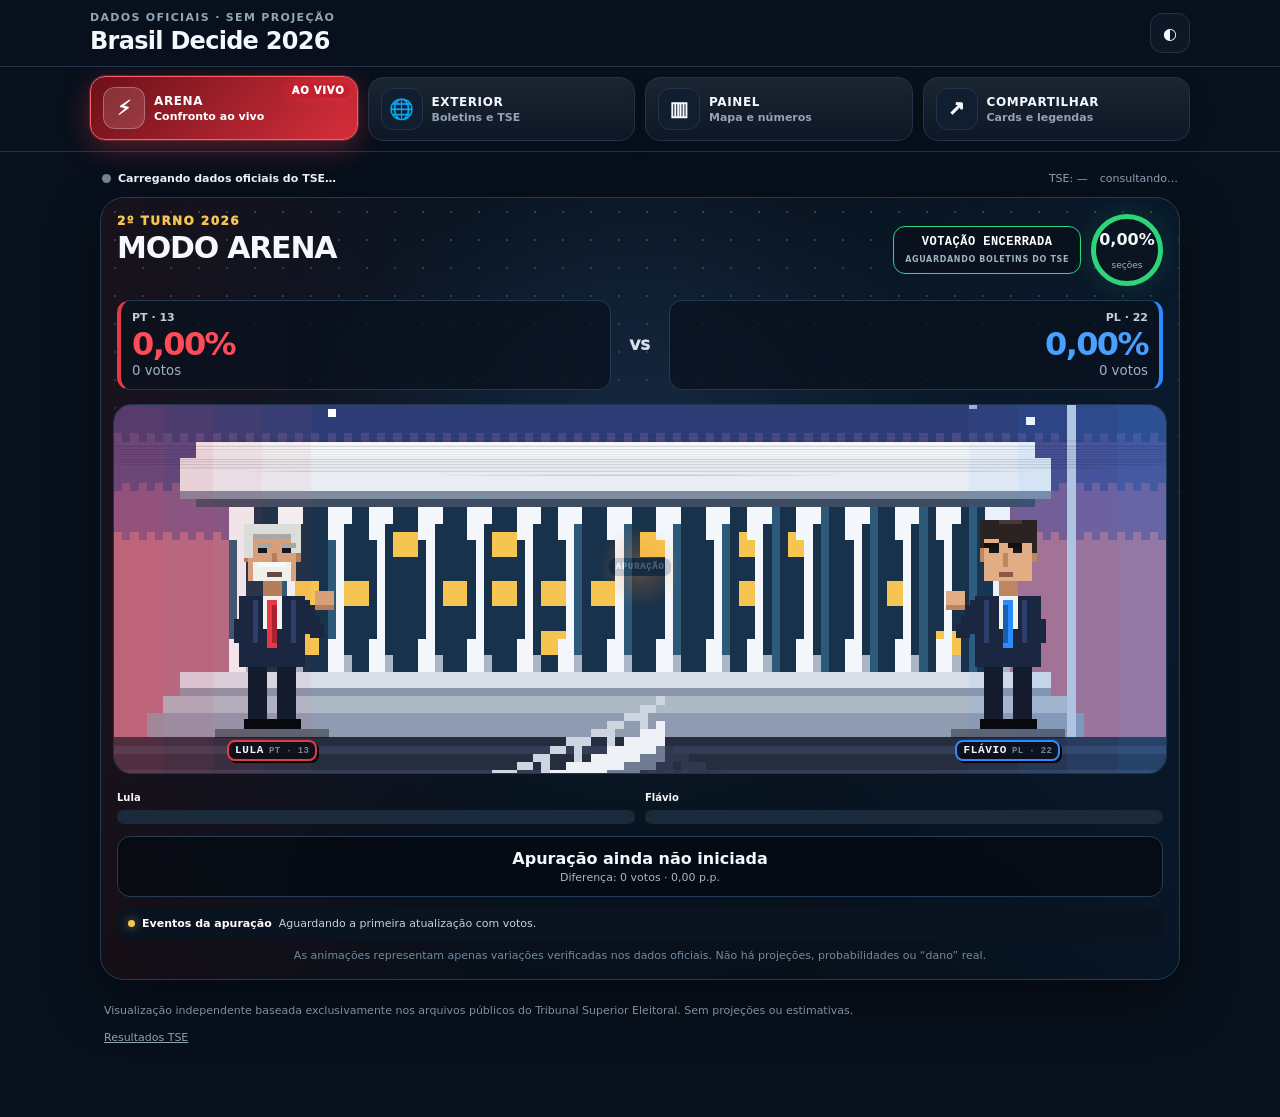
<file: painel-tse-2turno-2026/index.html>
<!doctype html>
<html lang="pt-BR">
<head>
  <meta charset="utf-8">
  <meta http-equiv="Cache-Control" content="no-cache, no-store, must-revalidate">
  <meta http-equiv="Pragma" content="no-cache">
  <meta http-equiv="Expires" content="0">
  <meta name="viewport" content="width=device-width,initial-scale=1,viewport-fit=cover">
  <meta name="theme-color" content="#07101c">
  <title>Brasil Decide 2026 — 2º Turno</title>
  <meta name="description" content="Painel independente de apuração do 2º turno presidencial de 2026 com dados oficiais do TSE, mapa por UF, evolução, regiões e Modo Arena.">

<style>:root{color-scheme:dark;--bg:#07101c;--surface:#0d1725;--surface2:#111e2f;--text:#f4f7fb;--muted:#93a4b7;--border:#22344a;--red:#e63946;--red2:#8c2029;--blue:#2b8cff;--blue2:#145ca8;--green:#2ed47a;--yellow:#f5c451;--shadow:0 14px 40px rgba(0,0,0,.28);--mapempty:#263548}
html[data-theme="light"]{color-scheme:light;--bg:#f4f6f9;--surface:#fff;--surface2:#f7f9fc;--text:#17202a;--muted:#667085;--border:#dfe5ec;--shadow:0 10px 30px rgba(16,24,40,.08);--mapempty:#e6eaf0}
*{box-sizing:border-box}body{margin:0;background:var(--bg);color:var(--text);font-family:Inter,system-ui,-apple-system,"Segoe UI",Roboto,Arial,sans-serif;font-variant-numeric:tabular-nums}button,textarea{font:inherit}.hidden{display:none!important}.topbar{position:sticky;top:0;z-index:30;display:flex;align-items:center;justify-content:space-between;padding:11px max(14px,calc((100vw - 1100px)/2));background:color-mix(in srgb,var(--bg) 88%,transparent);backdrop-filter:blur(14px);border-bottom:1px solid var(--border)}.topbar h1{margin:0;font-size:24px;letter-spacing:-.03em}.eyebrow{margin:0 0 3px;color:var(--muted);font-size:10px;font-weight:900;letter-spacing:.12em}.icon-btn,.mode-btn,.segmented,.text-btn,.copy-btn{border:1px solid var(--border);background:var(--surface);color:var(--text);cursor:pointer}.icon-btn{width:40px;height:40px;border-radius:12px}.mode-nav{position:sticky;top:63px;z-index:25;display:flex;gap:6px;justify-content:center;padding:8px;background:color-mix(in srgb,var(--bg) 92%,transparent);backdrop-filter:blur(12px);border-bottom:1px solid var(--border)}.mode-btn{padding:8px 14px;border-radius:999px;font-size:12px;font-weight:800}.mode-btn.active{background:linear-gradient(135deg,#d62f3a,#93212b);border-color:#ec4b56;color:#fff;box-shadow:0 0 22px rgba(230,57,70,.3)}.container{width:min(1100px,100%);margin:auto;padding:12px 10px 48px}.view{display:none}.view.active{display:block}.status-strip{display:flex;justify-content:space-between;gap:8px 16px;flex-wrap:wrap;margin:2px 2px 12px;color:var(--muted);font-size:11px}.status-strip>div:first-child{display:flex;align-items:center;gap:7px;color:var(--text)}.status-meta{display:flex;gap:12px;flex-wrap:wrap}.status-dot{width:9px;height:9px;border-radius:50%;background:#768497}.status-dot.live{background:var(--green);box-shadow:0 0 0 4px rgba(46,212,122,.13)}.status-dot.error{background:var(--red)}.warning{margin-bottom:12px;padding:10px 12px;border:1px solid #6a5421;border-radius:12px;background:#2d2615;color:#ffd878;font-size:11px}
/* ARENA */
.arena-shell{position:relative;overflow:hidden;min-height:680px;padding:16px;border:1px solid #223b58;border-radius:24px;background:radial-gradient(circle at 50% 35%,#172b45 0,#091421 45%,#050b12 100%);box-shadow:0 20px 55px rgba(0,0,0,.38)}.arena-shell:before{content:"";position:absolute;inset:0;background:linear-gradient(90deg,rgba(230,57,70,.08),transparent 35%,transparent 65%,rgba(43,140,255,.08));pointer-events:none}.arena-stars{position:absolute;inset:0;opacity:.18;background-image:radial-gradient(circle,#fff 1px,transparent 1px);background-size:28px 28px;mask-image:linear-gradient(#000,transparent 75%)}.arena-header,.versus-score,.arena-bars,.arena-callout,.combat-log,.arena-disclaimer{position:relative;z-index:2}.arena-header{display:flex;align-items:flex-start;justify-content:space-between}.arena-kicker{margin:0;color:var(--yellow);font-weight:950;letter-spacing:.12em;font-size:12px}.arena-header h2{margin:2px 0 0;font-size:30px;letter-spacing:-.04em;text-transform:uppercase}.round-badge{display:grid;place-items:center;width:72px;height:72px;border-radius:50%;border:5px solid var(--green);background:#0a1521;box-shadow:0 0 30px rgba(46,212,122,.16)}.round-badge strong{font-size:16px}.round-badge span{margin-top:-10px;color:#9fb0c3;font-size:9px}.arena-head-right{display:flex;align-items:center;gap:10px}.countdown-box{min-width:132px;padding:9px 11px;border:1px solid #38506b;border-radius:12px;background:#08111d;text-align:center;box-shadow:inset 0 0 0 1px rgba(255,255,255,.02)}.countdown-box strong{display:block;font:900 22px/1 ui-monospace,SFMono-Regular,Menlo,Consolas,monospace;letter-spacing:.04em;color:#f5c451}.countdown-box span{display:block;margin-top:5px;color:#9fb0c3;font-size:8px;font-weight:800;letter-spacing:.08em;text-transform:uppercase}.countdown-box.urgent{border-color:#f5c451;animation:countdownPulse 1s ease-in-out infinite}.countdown-box.ended strong{font-size:12px;line-height:1.15;color:#fff}.countdown-box.ended{border-color:#2ed47a}.countdown-box.live strong{font-size:12px;line-height:1.15;color:#2ed47a}@keyframes countdownPulse{0%,100%{box-shadow:0 0 0 rgba(245,196,81,0)}50%{box-shadow:0 0 18px rgba(245,196,81,.35)}}@media(max-width:520px){.arena-header{gap:8px}.arena-head-right{gap:6px}.countdown-box{min-width:104px;padding:8px}.countdown-box strong{font-size:17px}.countdown-box span{font-size:7px}.round-badge{width:62px;height:62px}.round-badge strong{font-size:13px}}.versus-score{display:grid;grid-template-columns:1fr 42px 1fr;align-items:center;gap:8px;margin:14px 0}.fighter-score{padding:10px 11px;border-radius:13px;background:rgba(8,17,29,.75);border:1px solid #223750}.fighter-score strong{display:block;font-size:32px;line-height:1;letter-spacing:-.05em}.fighter-score small{color:#9eb0c4}.fighter-score-lula{border-left:4px solid var(--red)}.fighter-score-lula strong{color:#ff4b58}.fighter-score-flavio{border-right:4px solid var(--blue);text-align:right}.fighter-score-flavio strong{color:#49a0ff}.party{display:block;margin-bottom:4px;color:#c3cfdb;font-size:10px;font-weight:800}.vs{text-align:center;color:#d8e1ea;font-size:14px;font-weight:950}.arena-stage{position:relative;height:330px;margin:6px -4px 12px;overflow:hidden;border-radius:18px;background:linear-gradient(#08101a 0 52%,#121923 52% 54%,#08101a 54%);border:1px solid #1f344d}.arena-stage:after{content:"";position:absolute;left:10%;right:10%;bottom:18px;height:80px;border-radius:50%;background:radial-gradient(ellipse,rgba(255,255,255,.12),transparent 70%);transform:perspective(80px) rotateX(65deg)}.stage-light{position:absolute;top:-60px;width:50%;height:300px;filter:blur(22px);opacity:.45}.red-light{left:-12%;background:conic-gradient(from 70deg,transparent,var(--red),transparent 60%)}.blue-light{right:-12%;background:conic-gradient(from -70deg,transparent,var(--blue),transparent 60%)}.fighter{position:absolute;bottom:38px;width:42%;height:245px;display:flex;flex-direction:column;align-items:center;justify-content:center;transition:transform .32s ease,filter .32s ease;z-index:3}.fighter-left{left:1%}.fighter-right{right:1%}.fighter-avatar{display:grid;place-items:center;width:116px;height:116px;border-radius:48% 48% 44% 44%;background:linear-gradient(160deg,#f0c9a7,#aa7056);color:#17202a;font-size:38px;font-weight:950;border:5px solid #e9eef5;box-shadow:0 15px 35px rgba(0,0,0,.35)}.fighter-left .fighter-avatar{outline:5px solid rgba(230,57,70,.38)}.fighter-right .fighter-avatar{outline:5px solid rgba(43,140,255,.38)}.fighter-name{margin-top:12px;padding:5px 10px;border-radius:8px;background:#08111d;font-weight:950;letter-spacing:.09em}.stance{display:flex;gap:36px;margin-top:-4px;font-size:38px}.fist{filter:drop-shadow(0 7px 6px rgba(0,0,0,.3))}.fighter-left .fist-front{transform:translateX(16px) rotate(-18deg)}.fighter-right .fist-front{transform:translateX(-16px) rotate(18deg)}.fighter-aura{position:absolute;width:190px;height:230px;border-radius:50%;filter:blur(24px);opacity:.26;z-index:-1}.fighter-left .fighter-aura{background:var(--red)}.fighter-right .fighter-aura{background:var(--blue)}.impact-zone{position:absolute;left:50%;top:44%;transform:translate(-50%,-50%);z-index:5;display:grid;place-items:center;width:90px;height:90px;border-radius:50%;background:radial-gradient(circle,#fff 0,#ffd85c 10%,#ff822e 22%,transparent 65%);opacity:.2}.impact-zone span{padding:4px 7px;border-radius:7px;background:#0a111a;color:#fff;font-size:9px;font-weight:950;letter-spacing:.08em}.attack{position:absolute;top:46%;z-index:8;font-size:54px;opacity:0;filter:drop-shadow(0 10px 10px rgba(0,0,0,.35))}.attack-left{left:28%}.attack-right{right:28%;transform:scaleX(-1)}.arena-shell.hit-left .attack-left{animation:punchLeft .72s ease}.arena-shell.hit-right .attack-right{animation:punchRight .72s ease}.arena-shell.hit-left #fighterFlavio{animation:damageRight .72s ease}.arena-shell.hit-right #fighterLula{animation:damageLeft .72s ease}.arena-shell.turnover{animation:turnoverFlash 1.2s ease}.arena-shell.turnover .impact-zone{animation:impactBurst 1.2s ease}.arena-shell.big-hit .impact-zone{animation:impactBurst .8s ease}.arena-shell.big-hit{animation:screenShake .55s ease}@keyframes punchLeft{0%{opacity:0;transform:translateX(-40px) scale(.7)}35%{opacity:1}65%{opacity:1;transform:translateX(100px) scale(1.2)}100%{opacity:0;transform:translateX(120px)}}@keyframes punchRight{0%{opacity:0;transform:scaleX(-1) translateX(-40px) scale(.7)}35%{opacity:1}65%{opacity:1;transform:scaleX(-1) translateX(100px) scale(1.2)}100%{opacity:0;transform:scaleX(-1) translateX(120px)}}@keyframes damageRight{25%{transform:translateX(14px) rotate(2deg);filter:brightness(1.5)}50%{transform:translateX(-8px) rotate(-2deg)}75%{transform:translateX(6px)}}@keyframes damageLeft{25%{transform:translateX(-14px) rotate(-2deg);filter:brightness(1.5)}50%{transform:translateX(8px) rotate(2deg)}75%{transform:translateX(-6px)}}@keyframes screenShake{20%{transform:translateX(-4px)}40%{transform:translateX(4px)}60%{transform:translateX(-3px)}80%{transform:translateX(3px)}}@keyframes impactBurst{0%{opacity:.15;transform:translate(-50%,-50%) scale(.4)}35%{opacity:1;transform:translate(-50%,-50%) scale(1.9)}100%{opacity:.2;transform:translate(-50%,-50%) scale(1)}}@keyframes turnoverFlash{0%,100%{box-shadow:0 20px 55px rgba(0,0,0,.38)}30%{box-shadow:0 0 70px rgba(245,196,81,.9)}}.arena-bars{display:grid;grid-template-columns:1fr 1fr;gap:10px}.battle-bar span{font-size:10px;font-weight:850}.battle-track{height:14px;margin-top:5px;overflow:hidden;border-radius:999px;background:#1b2a3b}.battle-track i{display:block;height:100%;width:0;transition:width .5s ease}.battle-lula i{background:linear-gradient(90deg,#8c2029,#ff4b58)}.battle-flavio i{background:linear-gradient(90deg,#1760b1,#49a0ff)}.arena-callout{margin-top:12px;padding:12px;text-align:center;border-radius:13px;background:rgba(4,10,17,.78);border:1px solid #263d59}.arena-callout strong{display:block;font-size:16px}.arena-callout span{display:block;margin-top:3px;color:#a8b6c6;font-size:11px}.combat-log{display:grid;grid-template-columns:auto auto 1fr;gap:7px;align-items:center;margin-top:10px;padding:10px 11px;border-radius:11px;background:#0a1421;color:#c4d0dc;font-size:10px}.log-dot{width:7px;height:7px;border-radius:50%;background:var(--yellow);box-shadow:0 0 10px rgba(245,196,81,.6)}.combat-log strong{color:#fff}.arena-disclaimer{margin-top:8px;text-align:center;color:#76899d;font-size:9px;line-height:1.4}
/* TECH */
.panel{margin-bottom:14px;padding:16px;border:1px solid var(--border);border-radius:18px;background:var(--surface);box-shadow:var(--shadow)}.panel-heading{display:flex;justify-content:space-between;gap:12px;align-items:flex-start;margin-bottom:14px}.panel-heading h2{margin:0;font-size:21px}.apuracao-badge{padding:7px 9px;border-radius:10px;background:var(--surface2);color:var(--muted);font-size:11px;font-weight:800}.score-grid{display:grid;grid-template-columns:1fr 1fr;gap:10px}.candidate-card{padding:13px;border:1px solid var(--border);border-radius:14px;background:var(--surface2)}.candidate-head{display:flex;align-items:center;gap:6px;color:var(--muted);font-size:10px;font-weight:800}.candidate-dot{width:9px;height:9px;border-radius:50%}.lula{background:var(--red)}.flavio{background:var(--blue)}.candidate-card h3{margin:7px 0 3px;font-size:17px;white-space:nowrap;overflow:hidden;text-overflow:ellipsis}.candidate-pct{font-size:34px;font-weight:950;letter-spacing:-.05em}.candidate-votes{color:var(--muted);font-size:10px}.majority-note{margin-top:8px;font-size:10px;font-weight:800}.lula-card .majority-note{color:var(--red)}.flavio-card .majority-note{color:var(--blue)}.split-bar{position:relative;display:flex;height:18px;margin-top:16px;overflow:hidden;border-radius:999px;background:#263648}.split{height:100%;transition:width .4s}.lula-segment{background:var(--red)}.flavio-segment{background:var(--blue)}.fifty-line{position:absolute;left:50%;top:-3px;bottom:-3px;width:2px;background:#fff}.lead-summary{margin-top:12px;padding-top:11px;border-top:1px solid var(--border);font-size:12px;font-weight:800}.map-controls{display:flex;overflow:auto}.segmented{padding:7px 9px;border-right:0;font-size:10px;font-weight:800}.segmented:first-child{border-radius:9px 0 0 9px}.segmented:last-child{border-right:1px solid var(--border);border-radius:0 9px 9px 0}.segmented.active{background:var(--text);color:var(--surface)}.map-wrap{max-width:620px;margin:auto}#brazilMap{display:block;width:100%}.uf{stroke:color-mix(in srgb,var(--surface) 80%,#000);stroke-width:1.2;cursor:pointer}.map-legend{display:flex;justify-content:center;gap:8px;flex-wrap:wrap;color:var(--muted);font-size:9px}.map-legend span{display:inline-flex;align-items:center;gap:4px}.legend-swatch{width:10px;height:10px;border-radius:3px}.state-detail{display:flex;flex-direction:column;gap:3px;margin-top:12px;padding:11px;border-radius:11px;background:var(--surface2);font-size:11px}.chart-wrap{overflow:hidden}#historyChart{display:block;width:100%;min-height:230px}.axis text{fill:var(--muted);font-size:9px}.axis path,.axis line,.grid line{stroke:var(--border)}.grid path{display:none}.text-btn,.copy-btn{padding:6px 9px;border-radius:9px;font-size:10px;font-weight:800}.fine-print{color:var(--muted);font-size:9px}.state-bars{display:grid;gap:10px}.state-row{display:grid;grid-template-columns:34px 1fr 64px;gap:8px;align-items:center}.state-code{font-size:11px;font-weight:900}.dual-track{display:grid;gap:4px}.track{height:8px;background:var(--surface2);border-radius:999px;overflow:hidden}.fill{height:100%}.lula-fill{background:var(--red)}.flavio-fill{background:var(--blue)}.margin-label{text-align:right;color:var(--muted);font-size:9px}.margin-label strong{display:block;color:var(--text);font-size:10px}.regions-grid{display:grid;grid-template-columns:repeat(2,1fr);gap:9px}.region-card{padding:11px;border:1px solid var(--border);border-radius:12px;background:var(--surface2)}.region-head{display:flex;justify-content:space-between;font-size:11px}.region-states{display:grid;grid-template-columns:repeat(2,1fr);gap:4px 7px;margin-top:7px}.region-state{display:flex;justify-content:space-between;color:var(--muted);font-size:9px}.exterior-scores{display:grid;grid-template-columns:1fr 1fr;gap:9px}.exterior-scores>div{padding:11px;border-radius:11px;background:var(--surface2)}.exterior-scores span{display:block;color:var(--muted);font-size:10px}.exterior-scores strong{font-size:18px}.share-section{display:flex;flex-direction:column;align-items:center}.share-section>.panel-heading{width:100%}.share-card{width:min(380px,100%);max-width:380px;aspect-ratio:1/1;display:flex;flex-direction:column;padding:17px;background:#fff!important;color:#17202a!important;border-radius:18px}.share-top{display:flex;justify-content:space-between}.share-kicker{color:#667085;font-size:8px;font-weight:900}.share-top h3{margin:2px 0 0;font-size:20px}.share-scores{display:grid;grid-template-columns:1fr 1fr;gap:8px;margin:11px 0 4px}.share-candidate{padding:9px;background:#f4f6f8;border-radius:10px}.share-candidate span{display:block;color:#667085;font-size:9px}.share-candidate strong{font-size:24px}.share-lula{border-left:4px solid #e63946}.share-flavio{border-left:4px solid #2b8cff}#shareMap{flex:1;width:100%;min-height:0}.share-footer{display:flex;justify-content:space-between;padding-top:6px;border-top:1px solid #dfe3e8;color:#667085;font-size:8px}.caption-grid{display:grid;grid-template-columns:1fr 1fr;gap:9px}.caption-grid article{border:1px solid var(--border);border-radius:12px;overflow:hidden}.caption-head{display:flex;justify-content:space-between;padding:9px;background:var(--surface2)}.caption-grid textarea{width:100%;min-height:180px;padding:10px;border:0;border-top:1px solid var(--border);background:var(--surface);color:var(--text);resize:vertical;font-size:10px;line-height:1.45}.share-credits{width:min(720px,100%);margin:12px auto 14px;padding:13px 14px;border:1px solid var(--border);border-radius:14px;background:var(--surface2);text-align:center}.share-credits strong{display:block;font-size:12px}.share-credits span{display:block;margin-top:4px;color:var(--muted);font-size:11px}.share-credits a{color:inherit;text-decoration:none}.share-credits a:hover{text-decoration:underline}.whatsapp-share-btn{display:inline-flex;align-items:center;justify-content:center;gap:8px;width:min(380px,100%);margin:0 auto 10px;padding:13px 16px;border:0;border-radius:12px;background:#25d366;color:#08140d;font-weight:900;text-decoration:none;box-shadow:0 8px 24px rgba(37,211,102,.2)}.whatsapp-share-btn:hover{filter:brightness(1.05)}.share-card-credit{margin-top:5px;padding-top:5px;border-top:1px dashed #d7dde5;color:#667085;font-size:7px;text-align:center}.share-combat{position:relative;height:100px;margin:5px 0 7px;overflow:hidden;border-radius:10px;background:linear-gradient(180deg,#101a2a,#0a111d);border:1px solid #dfe3e8}.share-combat:before{content:"";position:absolute;left:50%;top:8px;bottom:8px;width:1px;background:#dfe3e8}.share-combat canvas{position:absolute;bottom:0;width:68px;height:auto;image-rendering:pixelated}.share-combat .l{left:38px}.share-combat .r{right:38px}.share-combat .vs{position:absolute;left:50%;top:50%;transform:translate(-50%,-50%);color:#fff;font-size:12px;font-weight:900;text-shadow:1px 1px 0 #000}/* SHARE CARD V2 */
.share-card{aspect-ratio:4/5;min-height:475px;padding:16px;overflow:hidden}
.share-top{align-items:flex-start}.share-top h3{font-size:21px}.share-top>strong{max-width:112px;text-align:right;font-size:12px}
.share-scores{margin:12px 0 8px}.share-candidate{position:relative;overflow:hidden;padding:10px 11px}.share-candidate strong{font-size:27px}.share-lula{background:linear-gradient(135deg,#fff5f6,#f4f6f8)}.share-flavio{background:linear-gradient(135deg,#f3f8ff,#f4f6f8)}
.share-status{margin:1px 0 8px;padding:7px 9px;border-radius:9px;background:#17202a;color:#fff;text-align:center;font-size:9px;font-weight:900;letter-spacing:.04em}
.share-body{display:grid;grid-template-columns:72px 1fr;gap:8px;min-height:185px;flex:1}
.share-map-mini{display:flex;align-items:center;justify-content:center;border-radius:10px;background:#f4f6f8;overflow:hidden}
#shareMap{width:62px!important;height:78px!important;min-height:0!important;flex:none!important}
.share-combat{height:auto;min-height:185px;margin:0;border:0;background:radial-gradient(circle at 50% 35%,#1b3150 0,#0b1728 50%,#07101c 100%)}
.share-combat:before{display:none}.share-combat:after{content:"ARENA 16 BITS";position:absolute;left:50%;top:8px;transform:translateX(-50%);color:#f5c451;font-size:7px;font-weight:900;letter-spacing:.12em;white-space:nowrap}
.share-combat canvas{bottom:10px;width:94px}.share-combat .l{left:12px}.share-combat .r{right:12px}.share-combat .vs{top:54%;font-size:18px}
.share-footer{margin-top:8px}.share-card-credit{line-height:1.35}
.share-card[data-phase="final"] .share-status{background:#5d4810;color:#fff3b0}
.share-card[data-phase="final"] .share-combat{box-shadow:inset 0 0 0 2px #f5c451}
.share-card[data-phase="final"][data-winner="lula"] #shareCvLula,
.share-card[data-phase="final"][data-winner="flavio"] #shareCvFlavio{left:50%;right:auto;transform:translateX(-50%) scale(1.12);z-index:3}
.share-card[data-phase="final"][data-winner="lula"] #shareCvFlavio{right:7px;left:auto;transform:scale(.8);opacity:.65;filter:none}
.share-card[data-phase="final"][data-winner="flavio"] #shareCvLula{left:7px;right:auto;transform:scale(.8);opacity:.65;filter:none}
@media(max-width:430px){.share-card{min-height:470px}.share-body{grid-template-columns:64px 1fr}.share-combat canvas{width:88px}}
.tooltip{position:fixed;z-index:50;pointer-events:none;max-width:230px;padding:8px;border:1px solid var(--border);border-radius:9px;background:var(--surface);font-size:9px}footer{padding:12px 4px;color:var(--muted);font-size:9px;line-height:1.45}footer a{color:inherit}@media(max-width:640px){.map-heading{display:block}.map-controls{margin-top:9px}.caption-grid,.regions-grid{grid-template-columns:1fr}.arena-stage{height:315px}.fighter-avatar{width:104px;height:104px}.stance{font-size:34px}}@media(max-width:380px){.arena-shell{padding:12px}.arena-header h2{font-size:27px}.fighter-score strong{font-size:28px}.arena-stage{height:300px}.fighter-avatar{width:94px;height:94px}.stance{gap:28px}.panel{padding:13px}}@media(min-width:800px){.container{padding-top:18px}.arena-shell{min-height:720px}.arena-stage{height:370px}.fighter-avatar{width:140px;height:140px}.state-bars{grid-template-columns:1fr 1fr}.regions-grid{grid-template-columns:repeat(3,1fr)}}

/* UPGRADE: abas de navegação e avatares animados */
.mode-nav{gap:10px;padding:10px max(10px,calc((100vw - 1100px)/2));justify-content:stretch}
.mode-btn{position:relative;flex:1;min-width:0;display:grid;grid-template-columns:42px 1fr;align-items:center;gap:9px;padding:10px 12px;border-radius:15px;text-align:left;overflow:hidden;background:linear-gradient(180deg,color-mix(in srgb,var(--surface) 94%,#fff),var(--surface));box-shadow:0 8px 24px rgba(0,0,0,.14);transition:transform .18s ease,box-shadow .18s ease,border-color .18s ease}
.mode-btn:active{transform:scale(.98)}.mode-icon{display:grid;place-items:center;width:42px;height:42px;border-radius:12px;background:var(--surface2);border:1px solid var(--border);font-size:20px;font-weight:950}.mode-copy{min-width:0}.mode-copy strong{display:block;font-size:12px;letter-spacing:.05em;white-space:nowrap;overflow:hidden;text-overflow:ellipsis}.mode-copy small{display:block;margin-top:2px;color:var(--muted);font-size:9px;white-space:nowrap;overflow:hidden;text-overflow:ellipsis}.mode-live{position:absolute;right:7px;top:6px;padding:2px 5px;border-radius:999px;background:#ff3344;color:#fff;font-size:7px;font-weight:950;letter-spacing:.08em;box-shadow:0 0 12px rgba(255,51,68,.45);animation:livePulse 1.6s ease-in-out infinite}.mode-btn.active{transform:translateY(-1px)}.arena-tab.active{background:linear-gradient(135deg,#6b111a,#d72f3b);border-color:#ff5d68;box-shadow:0 0 0 1px rgba(255,93,104,.25),0 8px 28px rgba(230,57,70,.35)}.tech-tab.active{background:linear-gradient(135deg,#123e75,#237dd6);border-color:#51a9ff;box-shadow:0 0 0 1px rgba(81,169,255,.22),0 8px 28px rgba(43,140,255,.28)}.share-tab.active{background:linear-gradient(135deg,#6d5311,#c99822);border-color:#ffd564;box-shadow:0 0 0 1px rgba(255,213,100,.2),0 8px 28px rgba(245,196,81,.25)}.mode-btn.active .mode-icon{background:rgba(255,255,255,.13);border-color:rgba(255,255,255,.28);color:#fff}.mode-btn.active .mode-copy small,.mode-btn.active .mode-copy strong{color:#fff}
@keyframes livePulse{0%,100%{opacity:1}50%{opacity:.55}}

.fighter{animation:fighterIdle 2.8s ease-in-out infinite}.fighter-right{animation-delay:-1.3s}.fighter-avatar{padding:0;overflow:visible;background:transparent!important;color:transparent;border:none!important;box-shadow:none!important;outline:none!important;width:132px;height:158px;border-radius:0}.fighter-portrait svg{width:100%;height:100%;overflow:visible;filter:drop-shadow(0 16px 14px rgba(0,0,0,.42))}.fighter-portrait .suit{fill:#111b2b}.fighter-portrait .shirt{fill:#f4f4f0}.fighter-portrait .neck,.fighter-portrait .ear{fill:#bb795a}.fighter-portrait .eye{fill:#18202a}.fighter-portrait .brow,.fighter-portrait .nose,.fighter-portrait .mouth,.fighter-portrait .jaw{fill:none;stroke:#5a3429;stroke-width:4;stroke-linecap:round}.fighter-portrait .beard{fill:#e3e2df;stroke:#b9b7b2;stroke-width:2}.fighter-portrait .hair-lula{fill:#e6e5e1;stroke:#bbb9b5;stroke-width:2}.fighter-portrait .hair-flavio{fill:#232425;stroke:#111;stroke-width:2}.fighter-portrait .lula-tie{fill:#d62e3a}.fighter-portrait .flavio-tie{fill:#237fd7}.fighter-left .fighter-portrait svg{filter:drop-shadow(-5px 0 12px rgba(230,57,70,.5)) drop-shadow(0 16px 14px rgba(0,0,0,.42))}.fighter-right .fighter-portrait svg{filter:drop-shadow(5px 0 12px rgba(43,140,255,.5)) drop-shadow(0 16px 14px rgba(0,0,0,.42))}.fighter-name{display:flex;align-items:baseline;gap:5px;margin-top:1px}.fighter-name small{font-size:7px;color:#91a1b4;letter-spacing:.04em}.stance{position:absolute;bottom:12px;left:50%;transform:translateX(-50%);width:135px;justify-content:space-between;pointer-events:none}.fist{font-size:38px;animation:fistGuard 1.8s ease-in-out infinite}.fighter-right .fist{animation-delay:-.8s}
.arena-shell.hit-left #fighterLula{animation:lungeLula .72s cubic-bezier(.18,.75,.25,1)}.arena-shell.hit-right #fighterFlavio{animation:lungeFlavio .72s cubic-bezier(.18,.75,.25,1)}.arena-shell.big-hit.hit-left #fighterLula,.arena-shell.big-hit.hit-right #fighterFlavio{filter:saturate(1.35) brightness(1.12)}.arena-shell.turnover #fighterLula,.arena-shell.turnover #fighterFlavio{animation-duration:.9s}
.arena-shell.hit-left #fighterFlavio .fighter-portrait svg,.arena-shell.hit-right #fighterLula .fighter-portrait svg{animation:portraitFlash .72s ease}.arena-shell.big-hit .arena-stage:before{content:"";position:absolute;inset:0;z-index:7;pointer-events:none;background:radial-gradient(circle at 50% 45%,rgba(255,239,150,.8),rgba(255,140,40,.18) 18%,transparent 42%);animation:flashBurst .65s ease}
@keyframes fighterIdle{0%,100%{transform:translateY(0) rotate(0)}50%{transform:translateY(-5px) rotate(.6deg)}}@keyframes fistGuard{0%,100%{transform:translateY(0) rotate(-5deg)}50%{transform:translateY(-4px) rotate(4deg)}}@keyframes lungeLula{0%,100%{transform:translateX(0)}35%{transform:translateX(44px) rotate(3deg) scale(1.04)}58%{transform:translateX(66px) rotate(5deg) scale(1.07)}75%{transform:translateX(18px)}}@keyframes lungeFlavio{0%,100%{transform:translateX(0)}35%{transform:translateX(-44px) rotate(-3deg) scale(1.04)}58%{transform:translateX(-66px) rotate(-5deg) scale(1.07)}75%{transform:translateX(-18px)}}@keyframes portraitFlash{0%,100%{opacity:1}30%{opacity:.45;filter:brightness(2.1) contrast(1.2)}52%{opacity:1}}@keyframes flashBurst{0%{opacity:0}25%{opacity:1}100%{opacity:0}}
@media(max-width:560px){.mode-nav{gap:6px}.mode-btn{grid-template-columns:34px 1fr;padding:8px 7px;gap:6px;border-radius:13px}.mode-icon{width:34px;height:34px;border-radius:10px;font-size:16px}.mode-copy strong{font-size:9px}.mode-copy small{font-size:7px}.mode-live{font-size:6px;right:4px;top:3px}.fighter-avatar{width:112px;height:134px}.stance{width:118px;bottom:16px}.fist{font-size:32px}}
@media(max-width:380px){.mode-copy small{display:none}.mode-btn{grid-template-columns:30px 1fr}.mode-icon{width:30px;height:30px}.fighter-avatar{width:101px;height:122px}.fighter-name{font-size:11px}.fighter-name small{font-size:6px}}


/* ===== AUDITORIA V3: confiabilidade, mobile, acessibilidade e performance ===== */
.sr-only{position:absolute;width:1px;height:1px;overflow:hidden;clip:rect(0 0 0 0);white-space:nowrap}
.status-dot.wait,.status-dot.stale{background:var(--yellow);box-shadow:0 0 0 4px rgba(245,196,81,.15)}
.legend-ramp{display:inline-block;width:120px;height:10px;border-radius:5px;background:linear-gradient(90deg,#2b8cff,#dceafa 45%,#f4dfe2 55%,#e63946)}
:focus-visible{outline:3px solid var(--yellow);outline-offset:2px}.uf:focus-visible{stroke:var(--yellow);stroke-width:3}
html[data-theme="light"]{--red:#c4202d;--blue:#1565c0}.tech-tab.active{background:linear-gradient(135deg,#0f3a6e,#1a64b8)}.exterior-tab.active{background:linear-gradient(135deg,#184b5b,#14758c);border-color:#24a7c1}.share-tab.active{background:linear-gradient(135deg,#5b4510,#8a6a0f)}.mode-live{background:#c4202d;font-size:10px}
.eyebrow,.fine-print,footer,.margin-label,.region-state,.map-legend,.tooltip,.arena-disclaimer,.candidate-votes,.majority-note,.combat-log,.state-detail,.share-kicker,.share-candidate span,.share-footer,.fighter-name small,.party{font-size:11px}.mode-copy small{font-size:11px}.margin-label strong,.state-code,.caption-grid textarea{font-size:12px}.axis text{font-size:11px}
.topbar,.mode-nav{backdrop-filter:none;background:var(--bg)}.stage-light{filter:none}.red-light{background:radial-gradient(ellipse 60% 90% at 30% 0,rgba(230,57,70,.55),transparent 70%)}.blue-light{background:radial-gradient(ellipse 60% 90% at 70% 0,rgba(43,140,255,.55),transparent 70%)}.fighter-aura{filter:none}.fighter-left .fighter-aura{background:radial-gradient(closest-side,rgba(230,57,70,.5),transparent)}.fighter-right .fighter-aura{background:radial-gradient(closest-side,rgba(43,140,255,.5),transparent)}@keyframes portraitFlash{0%,100%{opacity:1}30%{opacity:.55}}
.attack{font-size:0}.attack .pulse{display:block;width:46px;height:46px;border-radius:50%;background:radial-gradient(circle,#fff 0,#ffd85c 35%,transparent 70%)}.fist{display:block;width:28px;height:28px;font-size:0;border-radius:50% 50% 42% 42%;filter:none}.fighter-left .fist{background:#e63946}.fighter-right .fist{background:#2b8cff}
.arena-shell.turnover.big-hit{animation:turnoverFlash 1.2s ease,screenShake .55s ease}.arena-shell.milestone .impact-zone{animation:impactBurst .8s ease}.arena-shell.milestone .arena-stage:before{content:"";position:absolute;inset:0;z-index:7;pointer-events:none;background:radial-gradient(circle at 50% 45%,rgba(120,255,180,.55),transparent 45%);animation:flashBurst .65s ease}
.arena-shell[data-phase="pre"] .fighter{animation:none;filter:grayscale(.35)}.arena-shell[data-phase="pre"] .stance{display:none}.arena-shell[data-phase="final"]{box-shadow:0 0 0 2px var(--green),0 20px 55px rgba(0,0,0,.38)}.arena-shell[data-phase="final"] .fighter,.arena-shell[data-phase="final"] .fist{animation:none}
.state-row{width:100%;padding:0;border:0;background:none;color:inherit;font:inherit;text-align:left;cursor:pointer;grid-template-columns:34px 1fr 96px}.region-lead{margin-top:6px;color:var(--muted);font-size:11px;font-weight:700}.share-image-btn{display:block;margin:12px auto 14px;padding:12px 16px;font-size:13px;font-weight:850}
@media(max-width:700px){.topbar{position:static;padding:max(8px,env(safe-area-inset-top)) max(14px,env(safe-area-inset-right)) 8px max(14px,env(safe-area-inset-left))}.topbar h1{font-size:20px}.mode-nav{position:fixed;top:auto;bottom:0;left:0;right:0;z-index:40;gap:6px;padding:6px 8px calc(6px + env(safe-area-inset-bottom));border-top:1px solid var(--border);border-bottom:0}.mode-btn{grid-template-columns:1fr;justify-items:center;text-align:center;gap:2px;padding:6px 4px}.mode-icon{width:30px;height:30px}.mode-copy small{display:none}.mode-copy strong{font-size:11px}.container{padding-bottom:calc(96px + env(safe-area-inset-bottom))}}
@media(max-width:430px){.arena-shell{min-height:0;padding:12px}.arena-header h2{font-size:24px}.round-badge{width:62px;height:62px}.arena-stage{height:270px}.fighter-avatar{width:101px;height:122px}.fighter-name{font-size:11px}.fighter-name small{font-size:6px}}
@media(prefers-reduced-motion:reduce){*,*::before,*::after{animation:none!important;transition:none!important;scroll-behavior:auto!important}}

/* ===== ARENA 16 BITS ===== */
.arena-stage{overflow:hidden;background:#0a1024}
.arena-stage canvas{image-rendering:pixelated;image-rendering:crisp-edges;display:block}
#cvBG{position:absolute;inset:0;width:100%;height:100%;object-fit:cover;z-index:0}
.arena-stage .stage-light{display:none}
.arena-stage .fighter{position:absolute;bottom:4%;width:clamp(96px,31%,190px);animation:none;z-index:3;display:flex;flex-direction:column;align-items:center}
.arena-stage .fighter-left{left:6%}.arena-stage .fighter-right{right:6%}
.arena-stage .fighter canvas{width:100%;aspect-ratio:40/48;height:auto}
.arena-stage .fighter-name{margin-top:2px;padding:2px 6px;background:rgba(5,9,18,.82);border:2px solid #fff;font:700 11px/1.2 ui-monospace,Menlo,Consolas,monospace;letter-spacing:.06em;text-transform:uppercase;box-shadow:2px 2px 0 #000}
.arena-stage .fighter-left .fighter-name{border-color:#e63946}.arena-stage .fighter-right .fighter-name{border-color:#2b8cff}
.arena-stage .stance,.arena-stage .attack{display:none}
.arena-stage .impact-zone{z-index:5;font-family:ui-monospace,Menlo,Consolas,monospace;text-shadow:2px 2px 0 #000}
.arena-shell.hit-left .arena-stage,.arena-shell.hit-right .arena-stage{animation:px-shake .3s steps(4)}
.arena-shell.big-hit .arena-stage{animation:px-shake .5s steps(6)}
@keyframes px-shake{0%{transform:translate(0)}25%{transform:translate(-3px,1px)}50%{transform:translate(3px,-1px)}75%{transform:translate(-2px,0)}100%{transform:translate(0)}}
.arena-stage:after{content:"";position:absolute;inset:0;z-index:6;pointer-events:none;background:repeating-linear-gradient(0deg,rgba(0,0,0,.14) 0 1px,transparent 1px 3px)}
.arena-shell[data-phase="pre"] .fighter canvas{filter:grayscale(.4)}
.arena-stage.arena16-off{background:linear-gradient(#0f1833 0,#2e3d76 45%,#b0708a 62%,#262d3f 62%,#262d3f 100%)}
.arena-stage.arena16-off #cvBG,.arena-stage.arena16-off .fighter canvas{display:none}
.arena-stage.arena16-off:before{content:"";position:absolute;left:10%;right:10%;top:34%;height:26%;z-index:1;background:repeating-linear-gradient(90deg,#f3f6fa 0 3px,#17324a 3px 14px);border-top:8px solid #e9eef4}
.arena-stage.arena16-off .fighter:before{content:"";width:46%;aspect-ratio:1/2.4;margin-bottom:4px;border-radius:40% 40% 8% 8%/22% 22% 4% 4%;background:linear-gradient(180deg,#e2ac85 0 20%,#1b2640 20% 100%);box-shadow:inset 0 -2px 0 rgba(0,0,0,.4)}
.arena-stage.arena16-off .fighter-left:before{box-shadow:inset 0 0 0 3px #e63946}.arena-stage.arena16-off .fighter-right:before{box-shadow:inset 0 0 0 3px #2b8cff}
@media(prefers-reduced-motion:reduce){.arena-shell .arena-stage{animation:none!important}}
.arena-shell[data-phase="final"] .arena-stage{overflow:hidden}
.arena-shell[data-phase="final"] .impact-zone{opacity:1;width:auto;height:auto;top:12%;padding:0;background:none;z-index:8}
.arena-shell[data-phase="final"] .impact-zone span{display:block;padding:7px 12px;border:2px solid #f5c451;border-radius:8px;background:rgba(7,16,28,.92);color:#f5c451;font-size:12px;letter-spacing:.12em;box-shadow:0 0 18px rgba(245,196,81,.2)}
.arena-shell[data-phase="final"] .fighter{transition:left .7s ease,right .7s ease,transform .7s ease,opacity .5s ease,filter .5s ease}
.arena-shell[data-phase="final"][data-winner="lula"] .fighter-left,
.arena-shell[data-phase="final"][data-winner="flavio"] .fighter-right{left:50%;right:auto;transform:translateX(-50%) scale(1.08);z-index:6;opacity:1;filter:none}
.arena-shell[data-phase="final"][data-winner="lula"] .fighter-right{right:9%;left:auto;transform:scale(.9);z-index:3;opacity:.72;filter:none}
.arena-shell[data-phase="final"][data-winner="flavio"] .fighter-left{left:9%;right:auto;transform:scale(.9);z-index:3;opacity:.72;filter:none}
.arena-shell[data-phase="final"][data-winner="lula"] .fighter-right canvas,
.arena-shell[data-phase="final"][data-winner="flavio"] .fighter-left canvas{filter:none!important}
.arena-shell[data-phase="final"][data-winner="lula"] .fighter-right .fighter-name,
.arena-shell[data-phase="final"][data-winner="flavio"] .fighter-left .fighter-name{box-shadow:none;opacity:.8}

.arena-stage .fighter-name{white-space:nowrap}.arena-stage .fighter-name small{font-size:9px;opacity:.8}
@media(max-width:430px){.arena-stage .fighter-name small{display:none}}

/* EXTERIOR NA ARENA */
.exterior-page{max-width:900px;margin:0 auto}.exterior-page .arena-exterior{margin-top:0}.exterior-note{margin:12px 2px 0}
.exterior-fight{position:relative;height:280px;margin:12px 0;border:1px solid #28425d;border-radius:14px;overflow:hidden;background:#0a1024}
.exterior-fight canvas{image-rendering:pixelated;image-rendering:crisp-edges;display:block}
#extCvBG{position:absolute;inset:0;width:100%;height:100%;object-fit:cover}
.ext-fighter{position:absolute;bottom:3%;width:clamp(88px,25%,150px);z-index:2;text-align:center}
.ext-fighter.left{left:7%}.ext-fighter.right{right:7%}
.ext-fighter canvas{width:100%;height:auto;aspect-ratio:40/48}
.ext-fighter-name{display:inline-block;margin-top:2px;padding:2px 7px;border-radius:7px;background:rgba(5,9,18,.82);font:700 10px/1.2 ui-monospace,Menlo,Consolas,monospace;color:#fff}
.ext-fighter.left .ext-fighter-name{border:2px solid var(--red)}.ext-fighter.right .ext-fighter-name{border:2px solid var(--blue)}
.ext-impact{position:absolute;z-index:3;left:50%;top:48%;transform:translate(-50%,-50%);padding:6px 9px;border-radius:8px;background:rgba(5,9,18,.68);font:900 12px/1 ui-monospace,Menlo,Consolas,monospace;color:#ffd166;text-shadow:2px 2px 0 #000}
.ext-scoreline{position:absolute;z-index:3;left:12px;right:12px;top:10px;display:flex;justify-content:space-between;gap:12px;font:900 20px/1 ui-monospace,Menlo,Consolas,monospace}.ext-scoreline .l{color:var(--red)}.ext-scoreline .r{color:var(--blue)}
.exterior-sources{margin-top:12px;padding-top:10px;border-top:1px solid rgba(255,255,255,.08)}.exterior-sources h3{margin:0 0 7px;font-size:11px;letter-spacing:.08em;text-transform:uppercase}
.exterior-source-grid{display:grid;grid-template-columns:repeat(2,minmax(0,1fr));gap:6px}.exterior-source-grid a{display:block;padding:8px 9px;border:1px solid rgba(255,255,255,.08);border-radius:9px;background:rgba(255,255,255,.025);color:inherit;text-decoration:none}.exterior-source-grid a:hover{border-color:#4f789d}.exterior-source-grid strong{display:block;font-size:10px}.exterior-source-grid span{display:block;margin-top:2px;color:var(--muted);font-size:9px}.verified-bus{margin-top:12px;padding-top:10px;border-top:1px solid rgba(255,255,255,.08)}.verified-bus h3{margin:0 0 7px;font-size:11px;letter-spacing:.08em;text-transform:uppercase}.verified-bu-grid{display:grid;grid-template-columns:repeat(2,minmax(0,1fr));gap:7px}.verified-bu{padding:9px 10px;border:1px solid rgba(255,255,255,.09);border-radius:10px;background:linear-gradient(135deg,var(--bu-bg,rgba(255,255,255,.03)),rgba(8,15,25,.8))}.verified-bu-head{display:flex;justify-content:space-between;gap:8px}.verified-bu-head strong{font-size:10px}.verified-bu-head b{font-size:9px}.verified-bu span{display:block;margin-top:3px;font-size:9px;color:#d4deea}.verified-bu a{display:inline-block;margin-top:5px;color:#ffd166;font-size:9px;text-decoration:none}.verified-bu a:hover{text-decoration:underline}@media(max-width:430px){.verified-bu-grid{grid-template-columns:1fr}}.exterior-region-list{display:grid;gap:9px;margin-top:10px}.exterior-region{border:1px solid rgba(255,255,255,.1);border-radius:12px;overflow:hidden;background:rgba(8,15,25,.54)}.exterior-region summary{list-style:none;cursor:pointer;padding:11px 12px;background:linear-gradient(135deg,var(--region-bg,rgba(255,255,255,.04)),rgba(8,15,25,.76));user-select:none}.exterior-region summary::-webkit-details-marker{display:none}.region-head{display:flex;align-items:flex-start;justify-content:space-between;gap:10px}.region-title strong{display:block;font-size:11px;letter-spacing:.04em}.region-title span{display:block;margin-top:2px;color:#d4deea;font-size:9px}.region-lead{text-align:right;font-size:9px;white-space:nowrap}.region-share{display:flex;height:7px;margin-top:8px;overflow:hidden;border-radius:999px;background:#263648}.region-share i{display:block;height:100%}.region-share .l{background:#e63946}.region-share .f{background:#2b8cff}.region-toggle{display:block;margin-top:6px;color:#ffd166;font-size:8px}.exterior-region[open] .region-toggle::after{content:"Ocultar países"}.exterior-region:not([open]) .region-toggle::after{content:"Ver países"}.region-items{display:grid;grid-template-columns:repeat(2,minmax(0,1fr));gap:7px;padding:9px}.region-country{padding:9px 10px;border:1px solid rgba(255,255,255,.08);border-radius:9px;background:linear-gradient(135deg,var(--country-bg,rgba(255,255,255,.03)),rgba(8,15,25,.78))}.region-country-head{display:flex;justify-content:space-between;gap:8px}.region-country strong{font-size:10px}.region-country b{font-size:9px}.region-country span{display:block;margin-top:3px;font-size:9px;color:#d4deea}.region-country a{display:inline-block;margin-top:5px;color:#ffd166;font-size:9px;text-decoration:none}.region-country a:hover{text-decoration:underline}@media(max-width:430px){.region-items{grid-template-columns:1fr}}
@media(max-width:430px){.exterior-fight{height:230px}.ext-scoreline{font-size:17px}.exterior-source-grid{grid-template-columns:1fr}}
.arena-exterior{margin-top:12px;padding:12px;border:1px solid #2b496a;border-radius:14px;background:linear-gradient(135deg,rgba(15,35,58,.92),rgba(9,20,35,.92));box-shadow:inset 0 0 0 1px rgba(255,255,255,.03)}
.arena-exterior.waiting{opacity:.72}
.arena-exterior.pretotal{border-color:#725d22;background:linear-gradient(135deg,rgba(52,42,16,.92),rgba(22,27,37,.94))}
.arena-exterior.pretotal .arena-exterior-pst{color:#ffd166}
.arena-exterior-head{display:flex;align-items:center;justify-content:space-between;gap:12px;margin-bottom:10px}
.arena-exterior-title{display:flex;align-items:center;gap:8px;min-width:0}
.arena-exterior-globe{font-size:20px;line-height:1}
.arena-exterior-title strong{display:block;font-size:12px;letter-spacing:.08em}
.arena-exterior-title small{display:block;margin-top:2px;color:var(--muted);font-size:10px}
.arena-exterior-pst{font:900 20px/1 ui-monospace,Menlo,Consolas,monospace;color:#f5c451}
.arena-exterior-scores{display:grid;grid-template-columns:1fr 1fr;gap:8px}
.arena-exterior-cand{padding:9px 10px;border-radius:10px;background:rgba(255,255,255,.04)}
.arena-exterior-cand span{display:block;font-size:10px;color:var(--muted);font-weight:800;text-transform:uppercase;letter-spacing:.08em}
.arena-exterior-cand strong{display:block;margin-top:3px;font-size:13px}
.arena-exterior-cand.lula{border-left:3px solid var(--red)}.arena-exterior-cand.flavio{border-left:3px solid var(--blue)}
.arena-exterior-meta{display:flex;justify-content:space-between;gap:10px;flex-wrap:wrap;margin-top:9px;color:var(--muted);font-size:10px}
 .pre-country-grid{display:grid;grid-template-columns:repeat(2,minmax(0,1fr));gap:6px;margin-top:10px}
.pre-country{padding:9px 10px;border:1px solid rgba(255,255,255,.09);border-radius:10px;background:linear-gradient(135deg,var(--lead-bg,rgba(255,255,255,.03)),rgba(8,15,25,.76));box-shadow:inset 0 0 0 1px rgba(255,255,255,.025)}
.pre-country-head{display:flex;align-items:center;justify-content:space-between;gap:8px}.pre-country-head strong{display:block;font-size:10px}.pre-country-head b{font-size:9px;white-space:nowrap}.lead-lula .pre-country-head b{color:#ffd6da}.lead-flavio .pre-country-head b{color:#d6e9ff}.lead-tie .pre-country-head b{color:#d5dbe3}.pre-country-share{display:flex;height:7px;margin:7px 0 6px;overflow:hidden;border-radius:999px;background:#263648}.pre-country-share i{display:block;height:100%}.pre-country-share .l{background:#e63946}.pre-country-share .f{background:#2b8cff}.pre-country span{display:block;margin-top:2px;color:#d4deea;font-size:9px}.exterior-lead-legend{display:flex;align-items:center;justify-content:center;gap:7px;flex-wrap:wrap;margin:8px 0 2px;color:var(--muted);font-size:9px}.exterior-lead-legend .ramp{width:min(220px,55vw);height:9px;border-radius:999px;background:linear-gradient(90deg,#8d1720 0%,#e63946 32%,#77818d 50%,#2b8cff 68%,#0d4d9c 100%)}
.arena-exterior-source{display:inline-block;margin-top:9px;color:#ffd166;font-size:10px;font-weight:700;text-decoration:none}
.arena-exterior-source:hover{text-decoration:underline}
@media(max-width:430px){.arena-exterior-scores{grid-template-columns:1fr}.arena-exterior-head{align-items:flex-start}.arena-exterior-pst{font-size:18px}.pre-country-grid{grid-template-columns:1fr}}

/* ===== PRORROGAÇÃO DA VOTAÇÃO ===== */
.ext-plaque{position:absolute;top:5%;left:50%;transform:translateX(-50%);z-index:7;max-width:92%;padding:6px 10px;background:#0b0d12;border:3px solid #f7d117;color:#f7d117;font:800 clamp(11px,3.2vw,15px)/1.25 ui-monospace,Menlo,Consolas,monospace;letter-spacing:.04em;text-align:center;box-shadow:3px 3px 0 #000}
.ext-zanin{position:absolute;left:50%;bottom:4%;transform:translateX(-50%);width:clamp(84px,27%,160px);z-index:4;display:flex;flex-direction:column;align-items:center}
.ext-zanin[hidden],.ext-plaque[hidden],.ext-box[hidden],.ext-resume[hidden]{display:none}
.ext-zanin canvas{width:100%;aspect-ratio:40/48;height:auto}
.ext-zanin .fighter-name{margin-top:2px;padding:2px 6px;background:rgba(5,9,18,.82);border:2px solid #f7d117;font:700 11px/1.2 ui-monospace,Menlo,Consolas,monospace;letter-spacing:.06em;text-transform:uppercase;box-shadow:2px 2px 0 #000;white-space:nowrap}
.arena-shell[data-ext="on"] .impact-zone{display:none}
.arena-shell[data-ext="on"] .arena-stage .fighter-aura{display:none}
.arena-shell[data-ext="on"] .arena-stage:after{background:repeating-linear-gradient(0deg,rgba(0,0,0,.14) 0 1px,transparent 1px 3px),linear-gradient(rgba(5,9,18,.35),rgba(5,9,18,.35))}
.ext-box{margin:12px 0 0;padding:12px 14px;border:2px solid #f7d117;border-radius:14px;background:rgba(247,209,23,.08);display:grid;gap:4px;text-align:center}
.ext-box strong{font-size:14px;line-height:1.3}.ext-box span{font-weight:800;color:#f7d117}.ext-box small{font-size:11px;color:var(--muted)}
.ext-resume{margin:12px 0 0;padding:12px 14px;border:2px solid var(--green);border-radius:14px;background:rgba(34,197,94,.12);font-weight:800;text-align:center;letter-spacing:.03em}
.arena-stage.arena16-off .ext-zanin canvas{display:none}
.arena-stage.arena16-off .ext-zanin:before{content:"";width:46%;aspect-ratio:1/2.4;margin-bottom:4px;border-radius:40% 40% 8% 8%/22% 22% 4% 4%;background:linear-gradient(180deg,#d9a47e 0 20%,#0b0d12 20% 100%)}


.chart-actions{display:flex;gap:8px;flex-wrap:wrap;justify-content:flex-end}.evolution-panel.expanded{position:fixed;inset:10px;z-index:120;background:var(--surface);overflow:auto;padding:18px;border:1px solid var(--border);box-shadow:0 24px 80px rgba(0,0,0,.55)}.evolution-panel.expanded .chart-wrap{min-height:min(72vh,760px)}.evolution-panel.expanded #historyChart{width:100%;height:min(72vh,760px)}body.chart-expanded{overflow:hidden}@media(max-width:600px){.evolution-panel.expanded{inset:0;border-radius:0;padding:12px}.chart-actions{width:100%;justify-content:flex-start}.evolution-panel.expanded .chart-wrap{min-height:68vh}.evolution-panel.expanded #historyChart{height:68vh}}
</style>
</head>
<body>
  <header class="topbar">
    <div>
      <p class="eyebrow">DADOS OFICIAIS · SEM PROJEÇÃO</p>
      <h1>Brasil Decide 2026</h1>
    </div>
    <button id="themeToggle" class="icon-btn" type="button" aria-label="Alternar tema">◐</button>
  </header>

  <nav class="mode-nav" aria-label="Modos do painel" role="tablist">
    <button class="mode-btn active arena-tab" data-mode="arena" type="button" role="tab" id="tab-arena" aria-controls="arenaView" aria-selected="true">
      <span class="mode-icon">⚡</span>
      <span class="mode-copy"><strong>ARENA</strong><small>Confronto ao vivo</small></span>
      <span class="mode-live">AO VIVO</span>
    </button>
    <button class="mode-btn exterior-tab" data-mode="exterior" type="button" role="tab" id="tab-exterior" aria-controls="exteriorView" aria-selected="false" tabindex="-1">
      <span class="mode-icon">🌐</span>
      <span class="mode-copy"><strong>EXTERIOR</strong><small>Boletins e TSE</small></span>
    </button>
    <button class="mode-btn tech-tab" data-mode="tecnico" type="button" role="tab" id="tab-tecnico" aria-controls="technicalView" aria-selected="false" tabindex="-1">
      <span class="mode-icon">▥</span>
      <span class="mode-copy"><strong>PAINEL</strong><small>Mapa e números</small></span>
    </button>
    <button class="mode-btn share-tab" data-mode="compartilhar" type="button" role="tab" id="tab-compartilhar" aria-controls="shareView" aria-selected="false" tabindex="-1">
      <span class="mode-icon">↗</span>
      <span class="mode-copy"><strong>COMPARTILHAR</strong><small>Cards e legendas</small></span>
    </button>
  </nav>

  <main class="container">
    <section class="status-strip">
      <div><span class="status-dot" id="statusDot"></span><strong id="statusText" role="status">Carregando dados do TSE…</strong></div>
      <div class="status-meta"><span id="tseGenerated">TSE: —</span><span id="updatedAgo">atualizado há —</span></div>
    </section>
    <div id="warningBox" class="warning hidden" role="alert"></div>
    <p id="srAnnounce" class="sr-only" aria-live="polite"></p>

    <section id="arenaView" class="view active" role="tabpanel" aria-labelledby="tab-arena">
      <section class="arena-shell" id="arenaShell">
        <div class="arena-stars"></div>
        <div class="arena-header">
          <div><p class="arena-kicker">2º TURNO 2026</p><h2>Modo Arena</h2></div>
          <div class="arena-head-right">
            <div id="arenaCountdownBox" class="countdown-box">
              <strong id="arenaCountdown">--:--:--</strong>
              <span id="arenaCountdownLabel">até 17h · Brasília</span>
            </div>
            <div class="round-badge"><strong id="arenaSections">0,00%</strong><span>seções</span></div>
          </div>
        </div>

        <div class="versus-score">
          <article class="fighter-score fighter-score-lula">
            <span class="party">PT · 13</span>
            <strong id="arenaLulaPct">0,00%</strong>
            <small id="arenaLulaVotes">0 votos</small>
          </article>
          <div class="vs">VS</div>
          <article class="fighter-score fighter-score-flavio">
            <span class="party">PL · 22</span>
            <strong id="arenaFlavioPct">0,00%</strong>
            <small id="arenaFlavioVotes">0 votos</small>
          </article>
        </div>

        <div class="arena-stage" id="arenaStage">
          <canvas id="cvBG" width="128" height="96" aria-hidden="true"></canvas>
          <div class="stage-light red-light"></div><div class="stage-light blue-light"></div>
          <div class="fighter fighter-left" id="fighterLula"><canvas id="cvLula" width="40" height="48" role="img" aria-label="Personagem em pixel art, lado de Lula"></canvas><div class="fighter-name">LULA <small>PT · 13</small></div></div>
          <div class="impact-zone" id="impactZone"><span id="impactText">APURAÇÃO</span></div>
          <div class="fighter fighter-right" id="fighterFlavio"><canvas id="cvFlavio" width="40" height="48" role="img" aria-label="Personagem em pixel art, lado de Flávio Bolsonaro"></canvas><div class="fighter-name">FLÁVIO <small>PL · 22</small></div></div>
          <div class="attack attack-left" id="attackLeft"><i class="pulse"></i></div>
          <div class="attack attack-right" id="attackRight"><i class="pulse"></i></div>
          <div class="ext-plaque" id="extPlaque" hidden>VOTAÇÃO PRORROGADA ATÉ 19H</div>
          <div class="ext-zanin" id="extZanin" hidden><canvas id="cvZanin" width="40" height="48" role="img" aria-label="Personagem em pixel art representando o ministro Cristiano Zanin"></canvas><div class="fighter-name">MIN. ZANIN</div></div>
        </div>
        <div class="ext-box" id="extBox" hidden><strong>Decisão judicial — apuração suspensa até o novo encerramento</strong><span>Retomada da luta às <b id="extAt">19:00</b></span><small id="extSrc" hidden></small></div>
        <div class="ext-resume" id="extResume" hidden>VOTAÇÃO ENCERRADA — APURAÇÃO RETOMADA</div>

        <div class="arena-bars">
          <div class="battle-bar battle-lula"><span>Lula</span><div class="battle-track"><i id="arenaBarLula"></i></div></div>
          <div class="battle-bar battle-flavio"><span>Flávio</span><div class="battle-track"><i id="arenaBarFlavio"></i></div></div>
        </div>

        <div class="arena-callout">
          <strong id="arenaLead">Apuração ainda não iniciada</strong>
          <span id="arenaDiff">Diferença: 0 votos · 0,00 p.p.</span>
        </div>

        <div class="combat-log" id="combatLog">
          <span class="log-dot"></span><strong>Eventos da apuração</strong><span id="combatEvent">Aguardando a primeira atualização com votos.</span>
        </div>

        <div class="arena-disclaimer">As animações representam apenas variações verificadas nos dados oficiais. Não há projeções, probabilidades ou “dano” real.</div>
      </section>
    </section>

    <section id="exteriorView" class="view" role="tabpanel" aria-labelledby="tab-exterior">
      <section class="panel exterior-page">
        <div class="panel-heading"><div><p class="eyebrow">VOTO NO EXTERIOR</p><h2>Boletins e totalização</h2></div></div>
        <section class="exterior-fight" aria-label="Arena 16 bits do voto no exterior">
          <canvas id="extCvBG" width="128" height="96" aria-hidden="true"></canvas>
          <div class="ext-scoreline"><span class="l" id="extLulaPct">—</span><span class="r" id="extFlavioPct">—</span></div>
          <div class="ext-fighter left"><canvas id="extCvLula" width="40" height="48" role="img" aria-label="Personagem em pixel art, lado de Lula"></canvas><div class="ext-fighter-name">LULA · 13</div></div>
          <div class="ext-impact"><span id="extImpactText">EXTERIOR</span></div>
          <div class="ext-fighter right"><canvas id="extCvFlavio" width="40" height="48" role="img" aria-label="Personagem em pixel art, lado de Flávio"></canvas><div class="ext-fighter-name">FLÁVIO · 22</div></div>
        </section>
        <section class="arena-exterior waiting" id="arenaExterior" aria-label="Apuração do voto no exterior">
          <div class="arena-exterior-head">
            <div class="arena-exterior-title"><span class="arena-exterior-globe" aria-hidden="true">🌐</span><div><strong id="arenaExteriorStatus">Aguardando dados do exterior</strong><small id="arenaExteriorSub">Votação fora do Brasil</small></div></div>
            <strong class="arena-exterior-pst" id="arenaExteriorPst">—</strong>
          </div>
          <div class="arena-exterior-scores">
            <div class="arena-exterior-cand lula"><span>Lula · 13</span><strong id="arenaExteriorLula">—</strong></div>
            <div class="arena-exterior-cand flavio"><span>Flávio · 22</span><strong id="arenaExteriorFlavio">—</strong></div>
          </div>
          <div class="arena-exterior-meta"><span id="arenaExteriorDiff">Dados serão exibidos assim que disponíveis.</span><span id="arenaExteriorTime">—</span></div>
          <div class="exterior-lead-legend"><span>Mais Lula</span><span class="ramp" aria-hidden="true"></span><span>Mais Flávio</span></div><div id="arenaPreCountries" class="exterior-region-list hidden"></div>
          <a id="arenaExteriorSource" class="arena-exterior-source hidden" href="#" target="_blank" rel="noopener">Fonte dos boletins</a>
          <section class="exterior-sources">
            <h3>Fontes e conferência</h3>
            <div id="arenaExteriorSources" class="exterior-source-grid hidden"></div>
          </section>
        </section>

        <p class="fine-print exterior-note">Antes da totalização oficial, esta aba mostra apenas boletins locais publicados e identificados pela fonte. Assim que o TSE disponibilizar votos válidos em <strong>ZZ</strong>, os dados oficiais substituem automaticamente a pré-totalização.</p>
      </section>
    </section>

    <section id="technicalView" class="view" role="tabpanel" aria-labelledby="tab-tecnico">
      <section class="panel hero-panel">
        <div class="panel-heading"><div><p class="eyebrow">PLACAR NACIONAL</p><h2>Votos válidos</h2></div><div class="apuracao-badge"><span id="nationalPst">—</span></div></div>
        <div class="score-grid">
          <article class="candidate-card lula-card"><div class="candidate-head"><span class="candidate-dot lula"></span><span>13 · PT</span></div><h3 id="lulaName">Lula</h3><div class="candidate-pct" id="lulaPct">—</div><div class="candidate-votes" id="lulaVotes">— votos</div><div class="majority-note" id="lulaMajority">—</div></article>
          <article class="candidate-card flavio-card"><div class="candidate-head"><span class="candidate-dot flavio"></span><span>22 · PL</span></div><h3 id="flavioName">Flávio Bolsonaro</h3><div class="candidate-pct" id="flavioPct">—</div><div class="candidate-votes" id="flavioVotes">— votos</div><div class="majority-note" id="flavioMajority">—</div></article>
        </div>
        <div class="split-bar"><div id="barLula" class="split lula-segment"></div><div id="barFlavio" class="split flavio-segment"></div><span class="fifty-line"></span></div>
        <div id="leadSummary" class="lead-summary">Diferença: —</div>
      </section>

      <section class="panel">
        <div class="panel-heading map-heading"><div><p class="eyebrow">MAPA POR UF</p><h2>Brasil</h2></div><div class="map-controls"><button class="segmented active" data-layer="leader">Liderança</button><button class="segmented" data-layer="counted">Urnas</button><button class="segmented" data-layer="margin">Margem</button></div></div>
        <div id="mapWrap" class="map-wrap"><svg id="brazilMap" viewBox="0 0 560 540"></svg></div>
        <div id="mapLegend" class="map-legend"></div>
        <article id="stateDetail" class="state-detail"><strong>Toque em uma UF</strong><span>para ver votos, percentuais, seções totalizadas e hora do TSE.</span></article>
      </section>

      <section class="panel evolution-panel" id="evolutionPanel">
        <div class="panel-heading"><div><p class="eyebrow">EVOLUÇÃO NACIONAL</p><h2>Lula × Flávio ao longo da apuração</h2></div><div class="chart-actions"><button id="expandHistory" class="text-btn" type="button" aria-expanded="false">Expandir gráfico</button><button id="clearHistory" class="text-btn" type="button">Limpar histórico</button></div></div>
        <div class="chart-wrap"><svg id="historyChart" viewBox="0 0 760 340"></svg></div>
        <p class="fine-print">Histórico observado neste navegador a partir de quando o painel foi aberto. As duas linhas mostram os percentuais de Lula e Flávio em cada atualização oficial recebida do TSE, sem suavização.</p>
      </section>

      <section class="panel"><div class="panel-heading"><div><p class="eyebrow">ESTADOS</p><h2>Lula × Flávio por UF</h2></div><div class="map-controls" id="sortControls"><button class="segmented active" data-sort="votes" type="button">Eleitorado</button><button class="segmented" data-sort="margin" type="button">Margem p.p.</button><button class="segmented" data-sort="lead" type="button">Margem votos</button><button class="segmented" data-sort="name" type="button">A–Z</button></div></div><div id="stateBars" class="state-bars"></div></section>
      <section class="panel"><div class="panel-heading"><div><p class="eyebrow">REGIÕES</p><h2>Seções e votos por região</h2></div></div><div id="regionsGrid" class="regions-grid"></div></section>
      <section class="panel exterior-panel"><div class="panel-heading"><div><p class="eyebrow">EXTERIOR</p><h2>Votação fora do Brasil</h2></div><div class="apuracao-badge" id="exteriorPst">—</div></div><div class="exterior-scores"><div><span>Lula</span><strong id="exteriorLula">—</strong></div><div><span>Flávio</span><strong id="exteriorFlavio">—</strong></div></div><div class="fine-print" id="exteriorTime">TSE: —</div></section>
    </section>

    <section id="shareView" class="view" role="tabpanel" aria-labelledby="tab-compartilhar">
      <section class="panel share-section">
        <div class="panel-heading"><div><p class="eyebrow">COMPARTILHAR</p><h2>Card e imagem para compartilhar</h2></div></div>
        <div id="shareCard" class="share-card" data-phase="pre" data-winner="">
          <div class="share-top"><div><span id="shareKicker" class="share-kicker">2º TURNO · AGUARDANDO APURAÇÃO</span><h3>Brasil Decide 2026</h3></div><strong id="sharePst">Aguardando TSE</strong></div>
          <div class="share-scores"><div class="share-candidate share-lula"><span>Lula · 13</span><strong id="shareLula">—</strong></div><div class="share-candidate share-flavio"><span>Flávio · 22</span><strong id="shareFlavio">—</strong></div></div>
          <div id="shareStatus" class="share-status">AGUARDANDO PRIMEIRO BOLETIM</div>
          <div class="share-body">
            <div class="share-map-mini"><svg id="shareMap" viewBox="0 0 560 540" aria-label="Mapa do Brasil"></svg></div>
            <div class="share-combat" aria-label="Miniatura do combate em 16 bits">
              <canvas id="shareCvLula" class="l" width="40" height="48" aria-hidden="true"></canvas>
              <span class="vs">VS</span>
              <canvas id="shareCvFlavio" class="r" width="40" height="48" aria-hidden="true"></canvas>
            </div>
          </div>
          <div class="share-footer"><span id="shareTime">TSE: —</span><strong>Fonte: TSE</strong></div>
          <div class="share-card-credit">Brasil Decide 2026 · painel.brasildecide@gmail.com</div>
        </div>
      </section>
      <button id="shareImg" class="copy-btn share-image-btn" type="button">Compartilhar / salvar imagem 1080×1350</button>
      <a id="shareWhatsApp" class="whatsapp-share-btn" href="#" target="_blank" rel="noopener">Compartilhar no WhatsApp</a>
      <section class="share-credits" aria-label="Contato do painel">
        <strong>Brasil Decide 2026</strong>
        <span><a href="mailto:painel.brasildecide@gmail.com">painel.brasildecide@gmail.com</a></span>
      </section>
    <section class="panel captions-panel"><div class="panel-heading"><div><p class="eyebrow">LEGENDAS</p><h2>Texto pronto</h2></div></div><div class="caption-grid"><article><div class="caption-head"><strong>Instagram</strong><button class="copy-btn" data-copy="instagramCaption">Copiar</button></div><textarea id="instagramCaption" readonly></textarea></article><article><div class="caption-head"><strong>WhatsApp</strong><button class="copy-btn" data-copy="whatsappCaption">Copiar</button></div><textarea id="whatsappCaption" readonly></textarea></article></div></section>
    </section>

    <footer><p>Visualização independente baseada exclusivamente nos arquivos públicos do Tribunal Superior Eleitoral. Sem projeções ou estimativas.</p><p><a href="https://resultados.tse.jus.br/" target="_blank" rel="noopener">Resultados TSE</a></p></footer>
  </main>

  <div id="tooltip" class="tooltip hidden"></div>
  <script src="./core.js?v=20261025-1308"></script>
  <script src="./arena16.js?v=20261025-slowfight1"></script>
  <script src="./prorrogacao.js?v=20261025-prorrogacao1"></script>
  <script src="./app-regions2.js?v=20261025-expandchart1"></script>
</body>
</html>
</file>
